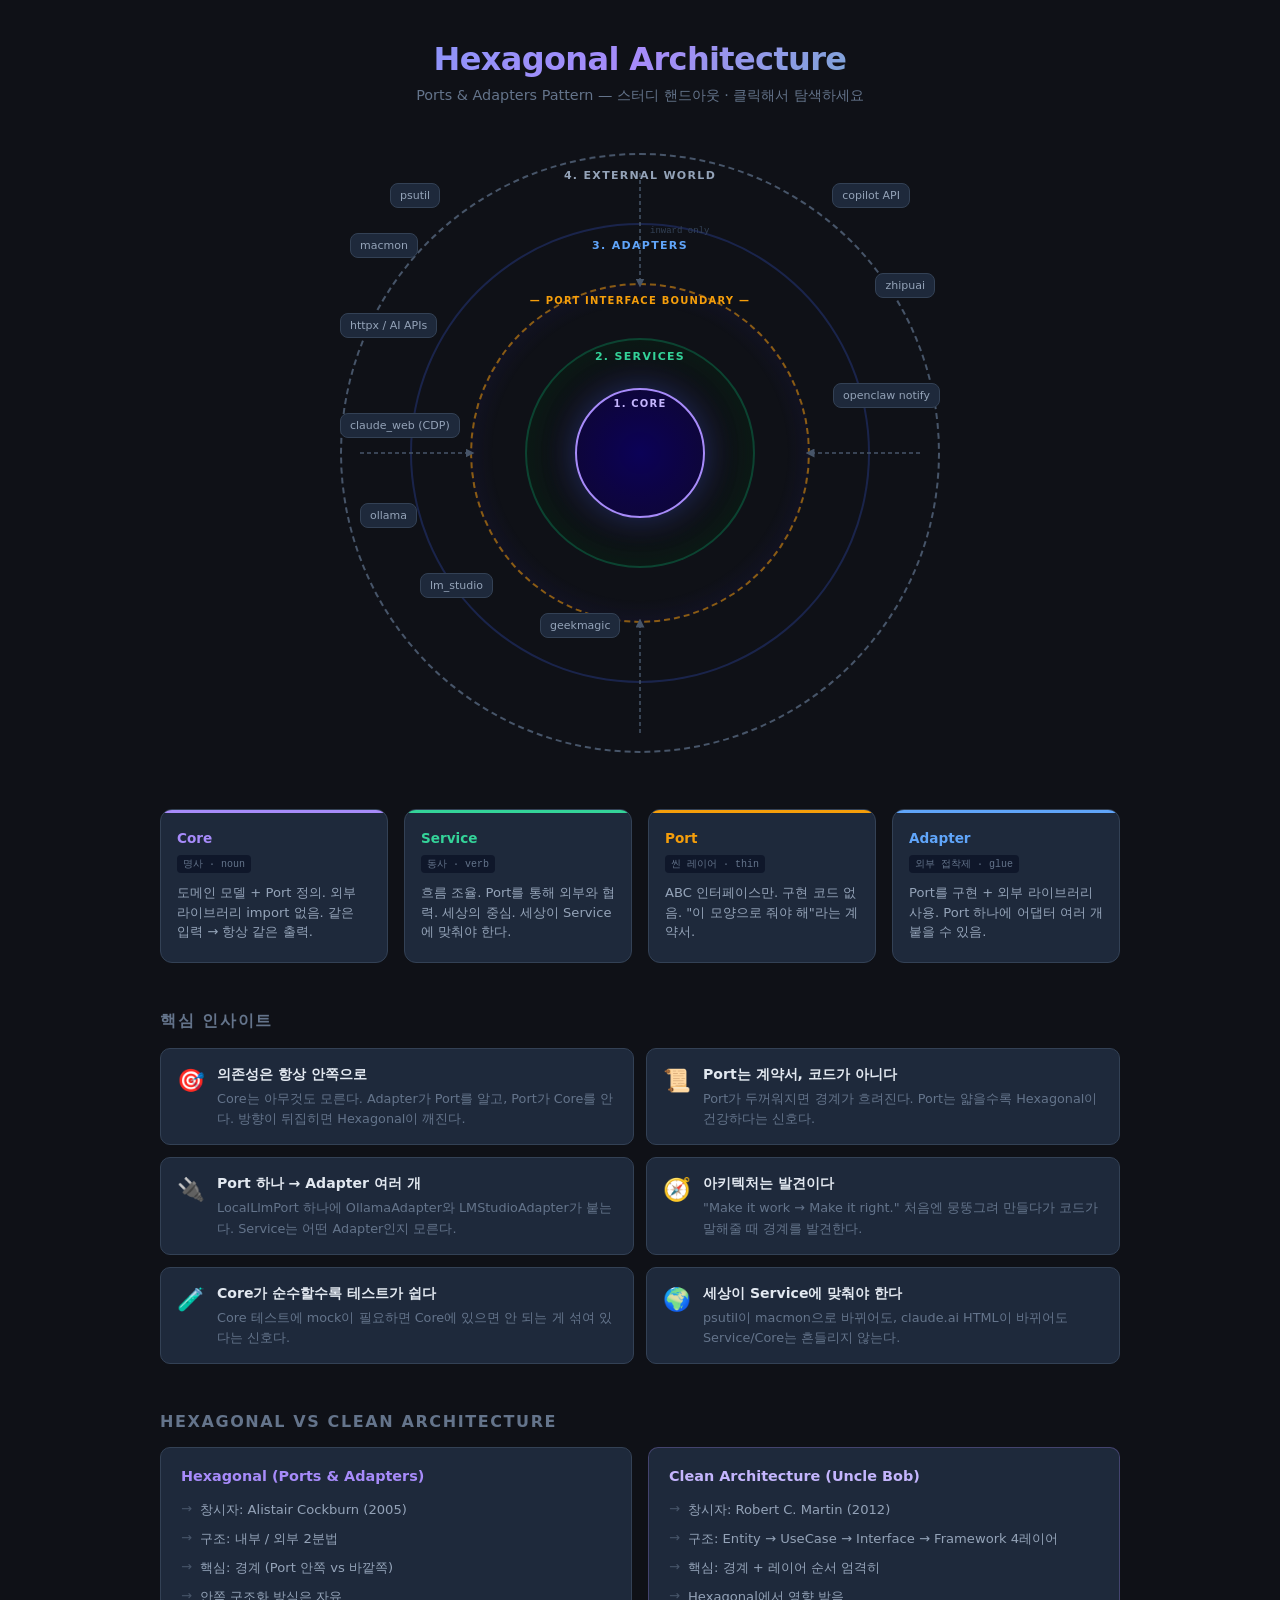
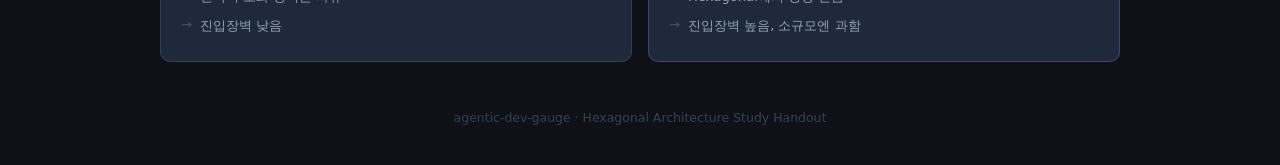
<file: docs/hexagonal_architecture.html>
<!DOCTYPE html>
<html lang="ko">
<head>
<meta charset="UTF-8">
<meta name="viewport" content="width=device-width, initial-scale=1.0">
<title>Hexagonal Architecture — Study Handout</title>
<style>
  * { box-sizing: border-box; margin: 0; padding: 0; }

  body {
    font-family: 'Segoe UI', system-ui, sans-serif;
    background: #0f1117;
    color: #e2e8f0;
    min-height: 100vh;
    padding: 40px 24px;
  }

  h1 {
    text-align: center;
    font-size: 2rem;
    font-weight: 700;
    letter-spacing: -0.02em;
    margin-bottom: 8px;
    background: linear-gradient(135deg, #60a5fa, #a78bfa, #34d399);
    -webkit-background-clip: text;
    -webkit-text-fill-color: transparent;
  }

  .subtitle {
    text-align: center;
    color: #64748b;
    font-size: 0.9rem;
    margin-bottom: 48px;
  }

  /* ── Hexagon diagram ── */
  .hex-container {
    display: flex;
    justify-content: center;
    margin-bottom: 56px;
  }

  .hex-wrap {
    position: relative;
    width: 600px;
    height: 600px;
  }

  .layer {
    position: absolute;
    border-radius: 50%;
    display: flex;
    align-items: center;
    justify-content: center;
    cursor: pointer;
    transition: all 0.25s ease;
    border: 2px solid transparent;
  }

  .layer:hover { filter: brightness(1.2); transform: scale(1.02); }
  .layer.active { filter: brightness(1.3); }

  .l-external {
    width: 600px; height: 600px;
    top: 0; left: 0;
    background: radial-gradient(circle, transparent 82%, oklch(0.35 0.08 200 / 0.4) 100%);
    border: 2px dashed #475569;
  }
  .l-adapter {
    width: 460px; height: 460px;
    top: 70px; left: 70px;
    background: radial-gradient(circle, transparent 74%, oklch(0.3 0.1 260 / 0.5) 100%);
    border: 2px solid #3b5bdb44;
  }
  .l-port {
    width: 340px; height: 340px;
    top: 130px; left: 130px;
    background: radial-gradient(circle, transparent 62%, oklch(0.28 0.12 280 / 0.6) 100%);
    border: 2px dashed #f59e0b88;
  }
  .l-service {
    width: 230px; height: 230px;
    top: 185px; left: 185px;
    background: radial-gradient(circle, transparent 52%, oklch(0.25 0.1 160 / 0.7) 100%);
    border: 2px solid #10b98144;
  }
  .l-core {
    width: 130px; height: 130px;
    top: 235px; left: 235px;
    background: radial-gradient(circle, oklch(0.22 0.15 270 / 0.9), oklch(0.18 0.1 280 / 0.7));
    border: 2px solid #a78bfa;
    box-shadow: 0 0 32px oklch(0.5 0.2 270 / 0.4);
  }

  .layer-label {
    position: absolute;
    font-size: 11px;
    font-weight: 700;
    letter-spacing: 0.12em;
    text-transform: uppercase;
    pointer-events: none;
  }

  .l-external .layer-label { top: 14px; color: #94a3b8; }
  .l-adapter .layer-label  { top: 14px; color: #60a5fa; }
  .l-port .layer-label     { top: 10px; color: #f59e0b; font-size: 10px; }
  .l-service .layer-label  { top: 10px; color: #34d399; }
  .l-core .layer-label     { top: 8px; color: #c4b5fd; font-size: 10px; }

  /* Adapter badges around the circle */
  .badge {
    position: absolute;
    background: #1e293b;
    border: 1px solid #334155;
    border-radius: 8px;
    padding: 5px 9px;
    font-size: 11px;
    color: #94a3b8;
    white-space: nowrap;
    cursor: pointer;
    transition: all 0.2s;
  }
  .badge:hover { border-color: #60a5fa; color: #60a5fa; background: #1e3a5f; }

  /* Dependency arrows (SVG overlay) */
  .arrows-svg {
    position: absolute;
    top: 0; left: 0;
    width: 100%; height: 100%;
    pointer-events: none;
  }

  /* ── Info panel ── */
  .panel-row {
    display: grid;
    grid-template-columns: repeat(4, 1fr);
    gap: 16px;
    max-width: 960px;
    margin: 0 auto 48px;
  }

  .panel-card {
    background: #1e293b;
    border: 1px solid #334155;
    border-radius: 12px;
    padding: 20px 16px;
    cursor: pointer;
    transition: all 0.2s;
    position: relative;
    overflow: hidden;
  }

  .panel-card::before {
    content: '';
    position: absolute;
    top: 0; left: 0; right: 0;
    height: 3px;
  }
  .panel-card.pc-core::before   { background: #a78bfa; }
  .panel-card.pc-service::before { background: #34d399; }
  .panel-card.pc-port::before   { background: #f59e0b; }
  .panel-card.pc-adapter::before { background: #60a5fa; }

  .panel-card:hover { border-color: #475569; transform: translateY(-2px); }

  .panel-card h3 { font-size: 0.85rem; font-weight: 700; margin-bottom: 6px; }
  .pc-core h3    { color: #a78bfa; }
  .pc-service h3 { color: #34d399; }
  .pc-port h3    { color: #f59e0b; }
  .pc-adapter h3 { color: #60a5fa; }

  .panel-card .tag {
    display: inline-block;
    font-size: 10px;
    background: #0f172a;
    border-radius: 4px;
    padding: 2px 6px;
    margin-bottom: 10px;
    color: #64748b;
    font-family: monospace;
  }

  .panel-card p { font-size: 0.82rem; color: #94a3b8; line-height: 1.5; }

  /* ── Key insights ── */
  .insights {
    max-width: 960px;
    margin: 0 auto 48px;
  }

  .insights h2 {
    font-size: 1rem;
    color: #64748b;
    text-transform: uppercase;
    letter-spacing: 0.1em;
    margin-bottom: 16px;
  }

  .insight-grid {
    display: grid;
    grid-template-columns: repeat(2, 1fr);
    gap: 12px;
  }

  .insight {
    background: #1e293b;
    border: 1px solid #334155;
    border-radius: 10px;
    padding: 16px;
    display: flex;
    gap: 12px;
    align-items: flex-start;
  }

  .insight .icon { font-size: 1.4rem; flex-shrink: 0; margin-top: 2px; }
  .insight .text strong { display: block; font-size: 0.88rem; margin-bottom: 4px; color: #e2e8f0; }
  .insight .text span { font-size: 0.8rem; color: #64748b; line-height: 1.5; }

  /* ── Comparison ── */
  .compare {
    max-width: 960px;
    margin: 0 auto 48px;
  }

  .compare h2 {
    font-size: 1rem;
    color: #64748b;
    text-transform: uppercase;
    letter-spacing: 0.1em;
    margin-bottom: 16px;
  }

  .compare-grid {
    display: grid;
    grid-template-columns: 1fr 1fr;
    gap: 16px;
  }

  .compare-card {
    background: #1e293b;
    border: 1px solid #334155;
    border-radius: 10px;
    padding: 20px;
  }

  .compare-card h3 { font-size: 0.9rem; margin-bottom: 12px; color: #a78bfa; }
  .compare-card ul { list-style: none; }
  .compare-card li {
    font-size: 0.82rem;
    color: #94a3b8;
    padding: 5px 0;
    border-bottom: 1px solid #1e293b;
    display: flex;
    gap: 8px;
  }
  .compare-card li::before { content: '→'; color: #475569; flex-shrink: 0; }

  /* ── Detail popup ── */
  .detail-box {
    max-width: 960px;
    margin: 0 auto 48px;
    background: #1e293b;
    border: 1px solid #334155;
    border-radius: 12px;
    padding: 24px;
    display: none;
  }

  .detail-box.visible { display: block; animation: fadeIn 0.2s ease; }

  @keyframes fadeIn { from { opacity: 0; transform: translateY(4px); } to { opacity: 1; transform: translateY(0); } }

  .detail-box h3 { font-size: 1rem; margin-bottom: 12px; }
  .detail-box pre {
    background: #0f172a;
    border-radius: 8px;
    padding: 16px;
    font-size: 0.8rem;
    line-height: 1.6;
    overflow-x: auto;
    color: #94a3b8;
  }

  .kw-purple { color: #a78bfa; }
  .kw-green  { color: #34d399; }
  .kw-yellow { color: #fbbf24; }
  .kw-blue   { color: #60a5fa; }
  .kw-gray   { color: #475569; }

  /* ── Footer ── */
  .footer {
    text-align: center;
    color: #334155;
    font-size: 0.78rem;
    margin-top: 24px;
  }

  @media (max-width: 700px) {
    .panel-row { grid-template-columns: repeat(2, 1fr); }
    .insight-grid { grid-template-columns: 1fr; }
    .compare-grid { grid-template-columns: 1fr; }
    .hex-wrap { width: 320px; height: 320px; }
    .l-external { width: 320px; height: 320px; }
    .l-adapter  { width: 246px; height: 246px; top: 37px; left: 37px; }
    .l-port     { width: 182px; height: 182px; top: 69px; left: 69px; }
    .l-service  { width: 122px; height: 122px; top: 99px; left: 99px; }
    .l-core     { width: 70px; height: 70px; top: 125px; left: 125px; }
  }
</style>
</head>
<body>

<h1>Hexagonal Architecture</h1>
<p class="subtitle">Ports &amp; Adapters Pattern — 스터디 핸드아웃 · 클릭해서 탐색하세요</p>

<!-- Diagram -->
<div class="hex-container">
  <div class="hex-wrap">

    <div class="layer l-external" onclick="showDetail('external')">
      <span class="layer-label">4. External World</span>
    </div>

    <div class="layer l-adapter" onclick="showDetail('adapter')">
      <span class="layer-label">3. Adapters</span>
    </div>

    <!-- Port boundary ring -->
    <div class="layer l-port" onclick="showDetail('port')">
      <span class="layer-label">— Port Interface Boundary —</span>
    </div>

    <div class="layer l-service" onclick="showDetail('service')">
      <span class="layer-label">2. Services</span>
    </div>

    <div class="layer l-core" onclick="showDetail('core')">
      <span class="layer-label">1. Core</span>
    </div>

    <!-- Adapter badges -->
    <div class="badge" style="top:30px; left:50px"  onclick="showDetail('adapter')">psutil</div>
    <div class="badge" style="top:80px; left:10px"  onclick="showDetail('adapter')">macmon</div>
    <div class="badge" style="top:160px; left:0"    onclick="showDetail('adapter')">httpx / AI APIs</div>
    <div class="badge" style="top:260px; left:0"    onclick="showDetail('adapter')">claude_web (CDP)</div>
    <div class="badge" style="top:350px; left:20px" onclick="showDetail('adapter')">ollama</div>
    <div class="badge" style="top:420px; left:80px" onclick="showDetail('adapter')">lm_studio</div>
    <div class="badge" style="top:460px; left:200px" onclick="showDetail('adapter')">geekmagic</div>
    <div class="badge" style="top:30px; right:30px"  onclick="showDetail('adapter')">copilot API</div>
    <div class="badge" style="top:120px; right:5px"  onclick="showDetail('adapter')">zhipuai</div>
    <div class="badge" style="top:230px; right:0"    onclick="showDetail('adapter')">openclaw notify</div>

    <!-- Dependency arrows -->
    <svg class="arrows-svg" viewBox="0 0 600 600">
      <defs>
        <marker id="arr" markerWidth="6" markerHeight="6" refX="3" refY="3" orient="auto">
          <path d="M0,0 L6,3 L0,6 Z" fill="#475569"/>
        </marker>
      </defs>
      <!-- four inward arrows -->
      <line x1="300" y1="20"  x2="300" y2="130" stroke="#475569" stroke-width="1.5" marker-end="url(#arr)" stroke-dasharray="4,3"/>
      <line x1="20"  y1="300" x2="130" y2="300" stroke="#475569" stroke-width="1.5" marker-end="url(#arr)" stroke-dasharray="4,3"/>
      <line x1="580" y1="300" x2="470" y2="300" stroke="#475569" stroke-width="1.5" marker-end="url(#arr)" stroke-dasharray="4,3"/>
      <line x1="300" y1="580" x2="300" y2="470" stroke="#475569" stroke-width="1.5" marker-end="url(#arr)" stroke-dasharray="4,3"/>
      <text x="310" y="80"  fill="#334155" font-size="9" font-family="monospace">inward only</text>
    </svg>

  </div>
</div>

<!-- Panel cards -->
<div class="panel-row">
  <div class="panel-card pc-core" onclick="showDetail('core')">
    <h3>Core</h3>
    <span class="tag">명사 · noun</span>
    <p>도메인 모델 + Port 정의. 외부 라이브러리 import 없음. 같은 입력 → 항상 같은 출력.</p>
  </div>
  <div class="panel-card pc-service" onclick="showDetail('service')">
    <h3>Service</h3>
    <span class="tag">동사 · verb</span>
    <p>흐름 조율. Port를 통해 외부와 협력. 세상의 중심. 세상이 Service에 맞춰야 한다.</p>
  </div>
  <div class="panel-card pc-port" onclick="showDetail('port')">
    <h3>Port</h3>
    <span class="tag">씬 레이어 · thin</span>
    <p>ABC 인터페이스만. 구현 코드 없음. "이 모양으로 줘야 해"라는 계약서.</p>
  </div>
  <div class="panel-card pc-adapter" onclick="showDetail('adapter')">
    <h3>Adapter</h3>
    <span class="tag">외부 접착제 · glue</span>
    <p>Port를 구현 + 외부 라이브러리 사용. Port 하나에 어댑터 여러 개 붙을 수 있음.</p>
  </div>
</div>

<!-- Detail popup -->
<div class="detail-box" id="detailBox">
  <h3 id="detailTitle"></h3>
  <pre id="detailCode"></pre>
</div>

<!-- Key insights -->
<div class="insights">
  <h2>핵심 인사이트</h2>
  <div class="insight-grid">
    <div class="insight">
      <span class="icon">🎯</span>
      <div class="text">
        <strong>의존성은 항상 안쪽으로</strong>
        <span>Core는 아무것도 모른다. Adapter가 Port를 알고, Port가 Core를 안다. 방향이 뒤집히면 Hexagonal이 깨진다.</span>
      </div>
    </div>
    <div class="insight">
      <span class="icon">📜</span>
      <div class="text">
        <strong>Port는 계약서, 코드가 아니다</strong>
        <span>Port가 두꺼워지면 경계가 흐려진다. Port는 얇을수록 Hexagonal이 건강하다는 신호다.</span>
      </div>
    </div>
    <div class="insight">
      <span class="icon">🔌</span>
      <div class="text">
        <strong>Port 하나 → Adapter 여러 개</strong>
        <span>LocalLlmPort 하나에 OllamaAdapter와 LMStudioAdapter가 붙는다. Service는 어떤 Adapter인지 모른다.</span>
      </div>
    </div>
    <div class="insight">
      <span class="icon">🧭</span>
      <div class="text">
        <strong>아키텍처는 발견이다</strong>
        <span>"Make it work → Make it right." 처음엔 뭉뚱그려 만들다가 코드가 말해줄 때 경계를 발견한다.</span>
      </div>
    </div>
    <div class="insight">
      <span class="icon">🧪</span>
      <div class="text">
        <strong>Core가 순수할수록 테스트가 쉽다</strong>
        <span>Core 테스트에 mock이 필요하면 Core에 있으면 안 되는 게 섞여 있다는 신호다.</span>
      </div>
    </div>
    <div class="insight">
      <span class="icon">🌍</span>
      <div class="text">
        <strong>세상이 Service에 맞춰야 한다</strong>
        <span>psutil이 macmon으로 바뀌어도, claude.ai HTML이 바뀌어도 Service/Core는 흔들리지 않는다.</span>
      </div>
    </div>
  </div>
</div>

<!-- Hexagonal vs Clean Architecture -->
<div class="compare">
  <h2>Hexagonal vs Clean Architecture</h2>
  <div class="compare-grid">
    <div class="compare-card">
      <h3>Hexagonal (Ports &amp; Adapters)</h3>
      <ul>
        <li>창시자: Alistair Cockburn (2005)</li>
        <li>구조: 내부 / 외부 2분법</li>
        <li>핵심: 경계 (Port 안쪽 vs 바깥쪽)</li>
        <li>안쪽 구조화 방식은 자유</li>
        <li>진입장벽 낮음</li>
      </ul>
    </div>
    <div class="compare-card" style="border-color:#a78bfa44">
      <h3 style="color:#c4b5fd">Clean Architecture (Uncle Bob)</h3>
      <ul>
        <li>창시자: Robert C. Martin (2012)</li>
        <li>구조: Entity → UseCase → Interface → Framework 4레이어</li>
        <li>핵심: 경계 + 레이어 순서 엄격히</li>
        <li>Hexagonal에서 영향 받음</li>
        <li>진입장벽 높음, 소규모엔 과함</li>
      </ul>
    </div>
  </div>
</div>

<p class="footer">agentic-dev-gauge · Hexagonal Architecture Study Handout</p>

<script>
const details = {
  core: {
    title: '1. Core — 순수 도메인 (외부 import 없음)',
    code: `<span class="kw-gray"># src/core/models.py</span>
<span class="kw-purple">from</span> dataclasses <span class="kw-purple">import</span> dataclass  <span class="kw-gray"># 표준 라이브러리만 OK</span>
<span class="kw-purple">from</span> typing <span class="kw-purple">import</span> Optional

<span class="kw-yellow">@dataclass</span>
<span class="kw-purple">class</span> <span class="kw-green">SystemSnapshot</span>:        <span class="kw-gray"># 명사 — 데이터가 어떻게 생겼는지</span>
    cpu_percent: <span class="kw-blue">float</span>
    memory_percent: <span class="kw-blue">float</span>
    disk_percent: <span class="kw-blue">float</span>

<span class="kw-gray"># 순수 계산 로직 — 외부 없이 혼자 동작</span>
<span class="kw-purple">def</span> <span class="kw-green">is_critical</span>(value: <span class="kw-blue">float</span>, threshold: <span class="kw-blue">float</span>) -> <span class="kw-blue">bool</span>:
    <span class="kw-purple">return</span> value >= threshold   <span class="kw-gray"># 같은 입력 → 항상 같은 출력</span>

<span class="kw-gray"># 절대 안 됨 ❌</span>
<span class="kw-gray"># import httpx</span>
<span class="kw-gray"># import psutil</span>
<span class="kw-gray"># import fastapi</span>`
  },
  service: {
    title: '2. Service — 흐름 조율 (Port를 통해 외부와 협력)',
    code: `<span class="kw-gray"># src/services/usage_service.py</span>
<span class="kw-purple">import</span> asyncio                          <span class="kw-gray"># 표준 라이브러리 OK</span>
<span class="kw-purple">from</span> src.core.ports.usage <span class="kw-purple">import</span> UsagePort  <span class="kw-gray"># Port만 앎</span>

<span class="kw-purple">class</span> <span class="kw-green">UsageService</span>:
    <span class="kw-purple">def</span> <span class="kw-green">__init__</span>(self, ports: list[UsagePort]):  <span class="kw-gray"># 주입받음</span>
        self._ports = ports
        self._cache = <span class="kw-blue">None</span>

    <span class="kw-purple">async def</span> <span class="kw-green">collect</span>(self):           <span class="kw-gray"># 동사 — 무언가를 한다</span>
        results = []
        <span class="kw-purple">for</span> port <span class="kw-purple">in</span> self._ports:
            data = <span class="kw-purple">await</span> port.fetch()   <span class="kw-gray"># Port 호출만. httpx 모름</span>
            results.append(data)
        self._cache = results

<span class="kw-gray"># 절대 안 됨 ❌</span>
<span class="kw-gray"># import httpx  → Adapter 몫</span>
<span class="kw-gray"># import psutil → Adapter 몫</span>`
  },
  port: {
    title: 'Port — 씬 레이어. 계약서. 구현 코드 없음',
    code: `<span class="kw-gray"># src/core/ports/usage.py</span>
<span class="kw-purple">from</span> abc <span class="kw-purple">import</span> ABC, abstractmethod
<span class="kw-purple">from</span> src.core.models <span class="kw-purple">import</span> UsageSnapshot

<span class="kw-purple">class</span> <span class="kw-yellow">UsagePort</span>(ABC):               <span class="kw-gray"># 얇다 — 구현 코드 없음</span>
    <span class="kw-yellow">@abstractmethod</span>
    <span class="kw-purple">async def</span> <span class="kw-green">fetch</span>(self) -> UsageSnapshot:
        ...                            <span class="kw-gray"># "이 모양으로 줘야 해" 계약만</span>

<span class="kw-gray"># Port 하나 → Adapter 여러 개 가능</span>
<span class="kw-gray"># AnthropicAdapter(UsagePort)</span>
<span class="kw-gray"># CopilotAdapter(UsagePort)</span>
<span class="kw-gray"># ZhipuAIAdapter(UsagePort)</span>
<span class="kw-gray"># MockAdapter(UsagePort)  ← 테스트용</span>

<span class="kw-gray"># Port가 두꺼워지면 경계가 흐려진다는 신호 ⚠️</span>`
  },
  adapter: {
    title: 'Adapter — Port 구현 + 외부 라이브러리 사용',
    code: `<span class="kw-gray"># src/adapters/ai_usage/ollama_usage.py</span>
<span class="kw-purple">import</span> httpx                            <span class="kw-gray"># 외부 라이브러리 OK (여기만)</span>
<span class="kw-purple">from</span> src.core.ports.usage <span class="kw-purple">import</span> UsagePort
<span class="kw-purple">from</span> src.core.models <span class="kw-purple">import</span> UsageSnapshot

<span class="kw-purple">class</span> <span class="kw-blue">OllamaAdapter</span>(UsagePort):        <span class="kw-gray"># Port 규격에 맞춰야 함</span>
    <span class="kw-purple">async def</span> <span class="kw-green">fetch</span>(self) -> UsageSnapshot:
        <span class="kw-purple">async with</span> httpx.AsyncClient() <span class="kw-purple">as</span> c:
            resp = <span class="kw-purple">await</span> c.get(<span class="kw-green">"http://localhost:11434/api/ps"</span>)
        <span class="kw-purple">return</span> self._parse(resp.json())

<span class="kw-purple">class</span> <span class="kw-blue">LMStudioAdapter</span>(UsagePort):      <span class="kw-gray"># 같은 Port, 다른 구현</span>
    <span class="kw-purple">async def</span> <span class="kw-green">fetch</span>(self) -> UsageSnapshot:
        <span class="kw-purple">async with</span> httpx.AsyncClient() <span class="kw-purple">as</span> c:
            resp = <span class="kw-purple">await</span> c.get(<span class="kw-green">"http://localhost:1234/api/v0/models"</span>)
        <span class="kw-purple">return</span> self._parse(resp.json())

<span class="kw-gray"># Service는 둘 중 어느 것인지 모른다</span>`
  },
  external: {
    title: 'External World — OS, 외부 API, 브라우저, 하드웨어',
    code: `<span class="kw-gray"># Adapter가 직접 연결하는 외부 세계</span>

psutil        <span class="kw-gray">→ OS 시스템 메트릭 (CPU, Memory, Disk)</span>
macmon        <span class="kw-gray">→ Apple Silicon 전용 메트릭</span>
httpx         <span class="kw-gray">→ Anthropic, OpenAI, ZhipuAI, GitHub API</span>
CDP (Chrome)  <span class="kw-gray">→ claude.ai/chatgpt.com 로그인 세션 스크래핑</span>
ollama        <span class="kw-gray">→ 로컬 LLM 서버 (http://localhost:11434)</span>
lm_studio     <span class="kw-gray">→ 로컬 LLM 서버 (http://localhost:1234)</span>
geekmagic     <span class="kw-gray">→ SmallTV Ultra 외부 디스플레이 푸시</span>

<span class="kw-gray"># 이 중 어떤 것이 바뀌어도</span>
<span class="kw-gray"># Service / Core 코드는 변경 없음</span>
<span class="kw-gray"># 해당 Adapter만 수정하면 된다 ✅</span>`
  }
};

function showDetail(key) {
  const box = document.getElementById('detailBox');
  const title = document.getElementById('detailTitle');
  const code = document.getElementById('detailCode');
  const d = details[key];
  if (!d) return;
  title.textContent = d.title;
  code.innerHTML = d.code;
  box.classList.add('visible');
  box.scrollIntoView({ behavior: 'smooth', block: 'nearest' });
}
</script>
</body>
</html>
</file>
